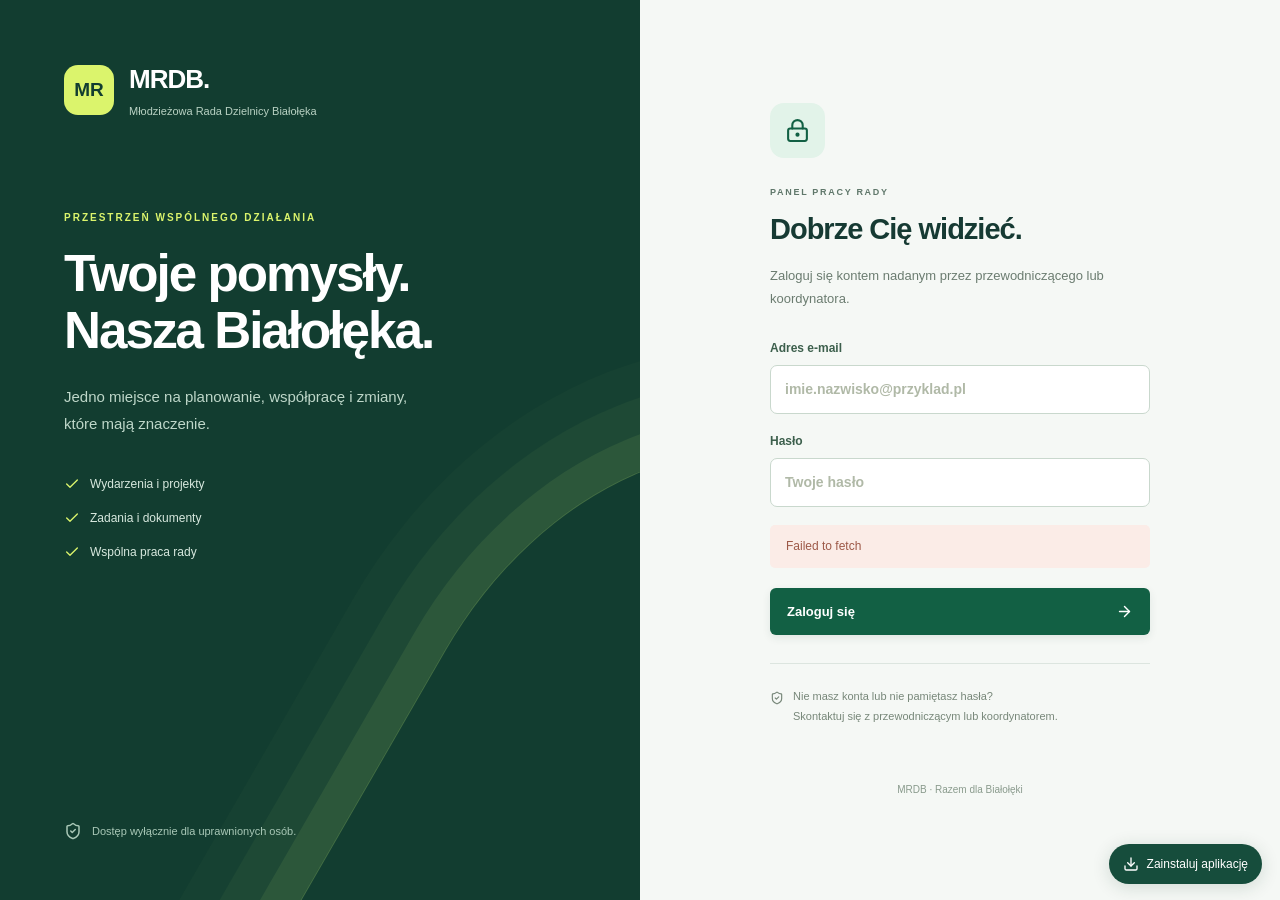
<file: index.html>
<!doctype html><html lang="pl"><head><meta charset="UTF-8"/><meta name="viewport" content="width=device-width, initial-scale=1,viewport-fit=cover"/><title>MRDB · Panel pracy rady</title><meta name="theme-color" content="#164d3c"/><meta name="apple-mobile-web-app-capable" content="yes"/><meta name="apple-mobile-web-app-title" content="MRDB"/><link rel="manifest" href="./manifest.webmanifest"/><link rel="apple-touch-icon" href="./apple-touch-icon.png"/>  <script type="module" crossorigin src="./index-C9LA_WJS.js"></script>
  <link rel="modulepreload" crossorigin href="./preload-helper-Dnbpu0Gb.js">
  <link rel="stylesheet" crossorigin href="./index-8PCgFR0Z.css">
</head><body><div id="root"></div></body></html>
</file>
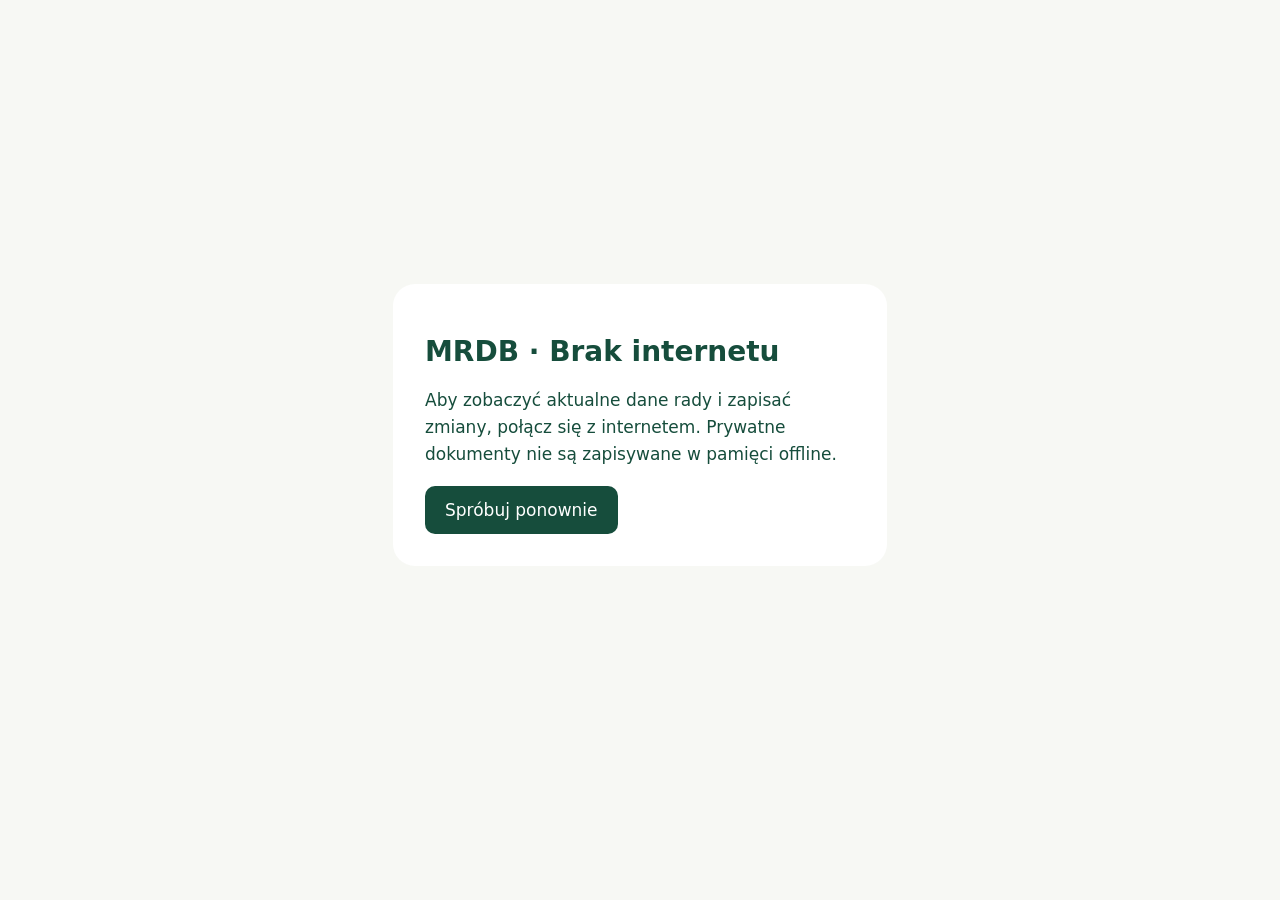
<file: offline.html>
<!doctype html><html lang="pl"><meta charset="utf-8"><meta name="viewport" content="width=device-width,initial-scale=1,viewport-fit=cover"><meta name="theme-color" content="#164d3c"><title>MRDB — Brak połączenia</title><style>body{font:17px system-ui;background:#f7f8f4;color:#164d3c;display:grid;place-items:center;min-height:90vh;margin:20px}main{max-width:430px;background:#fff;border-radius:22px;padding:32px}h1{font-size:28px}p{line-height:1.6}a{display:inline-block;background:#164d3c;color:#fff;padding:14px 20px;border-radius:10px;text-decoration:none}</style><main><h1>MRDB · Brak internetu</h1><p>Aby zobaczyć aktualne dane rady i zapisać zmiany, połącz się z internetem. Prywatne dokumenty nie są zapisywane w pamięci offline.</p><a href="./">Spróbuj ponownie</a></main></html>
</file>
